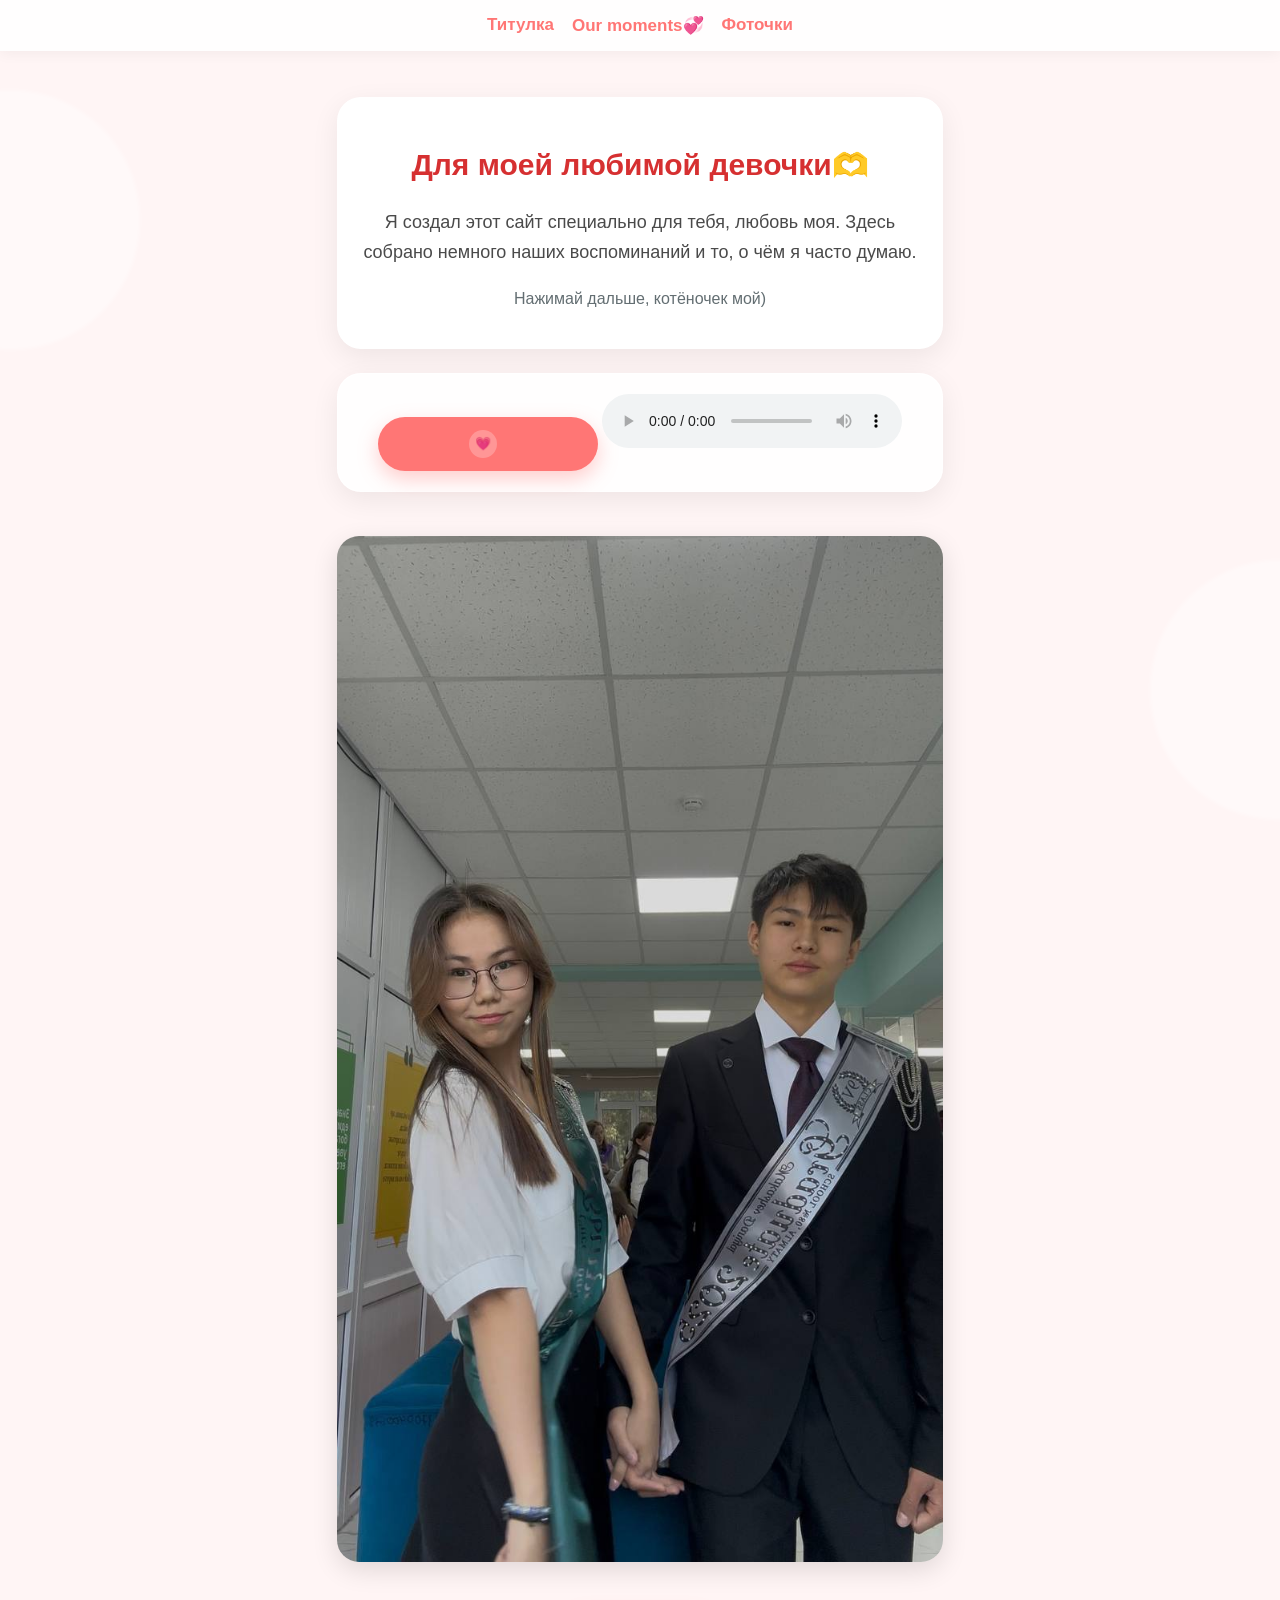
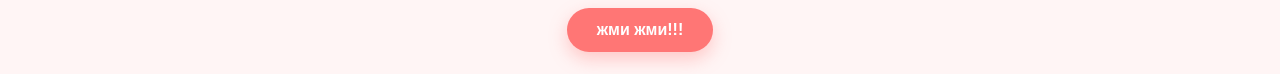
<file: index.html>
<!DOCTYPE html>
<html lang="ru">
<head>
    <meta charset="UTF-8">
    <meta name="viewport" content="width=device-width, initial-scale=1.0">
    <title>Для моей дурочки💗</title>
    <link rel="stylesheet" href="styles.css">
</head>
<body>
    <header>
        <nav>
            <a href="index.html">Титулка</a>
            <a href="story.html">Our moments💞</a>
            <a href="image.html">Фоточки</a>
        </nav>
    </header>

    <main class="container">
        <section class="intro-card reveal">
            <h1>Для моей любимой девочки🫶</h1>
            <p>Я создал этот сайт специально для тебя, любовь моя. Здесь собрано немного наших воспоминаний и то, о чём я часто думаю.</p>
            <p class="small-note">Нажимай дальше, котёночек мой)</p>
        </section>

        <section class="music-card reveal delay-1">

            <button class="music-btn" id="musicBtn" type="button">
                <span class="music-icon">💗</span>
                <span id="musicText"></span>
            </button>

            <audio id="loveMusic" src="./music/music.mp3" preload="auto" controls></audio>
        </section>

        <img class="main-photo reveal delay-2" src="images/photo1.jpg" alt="Наше фото">

        <div class="reveal delay-3">
            <a href="story.html" class="btn">жми жми!!!</a>
        </div>
    </main>

    <script src="script.js"></script>
</body>
</html>
</file>
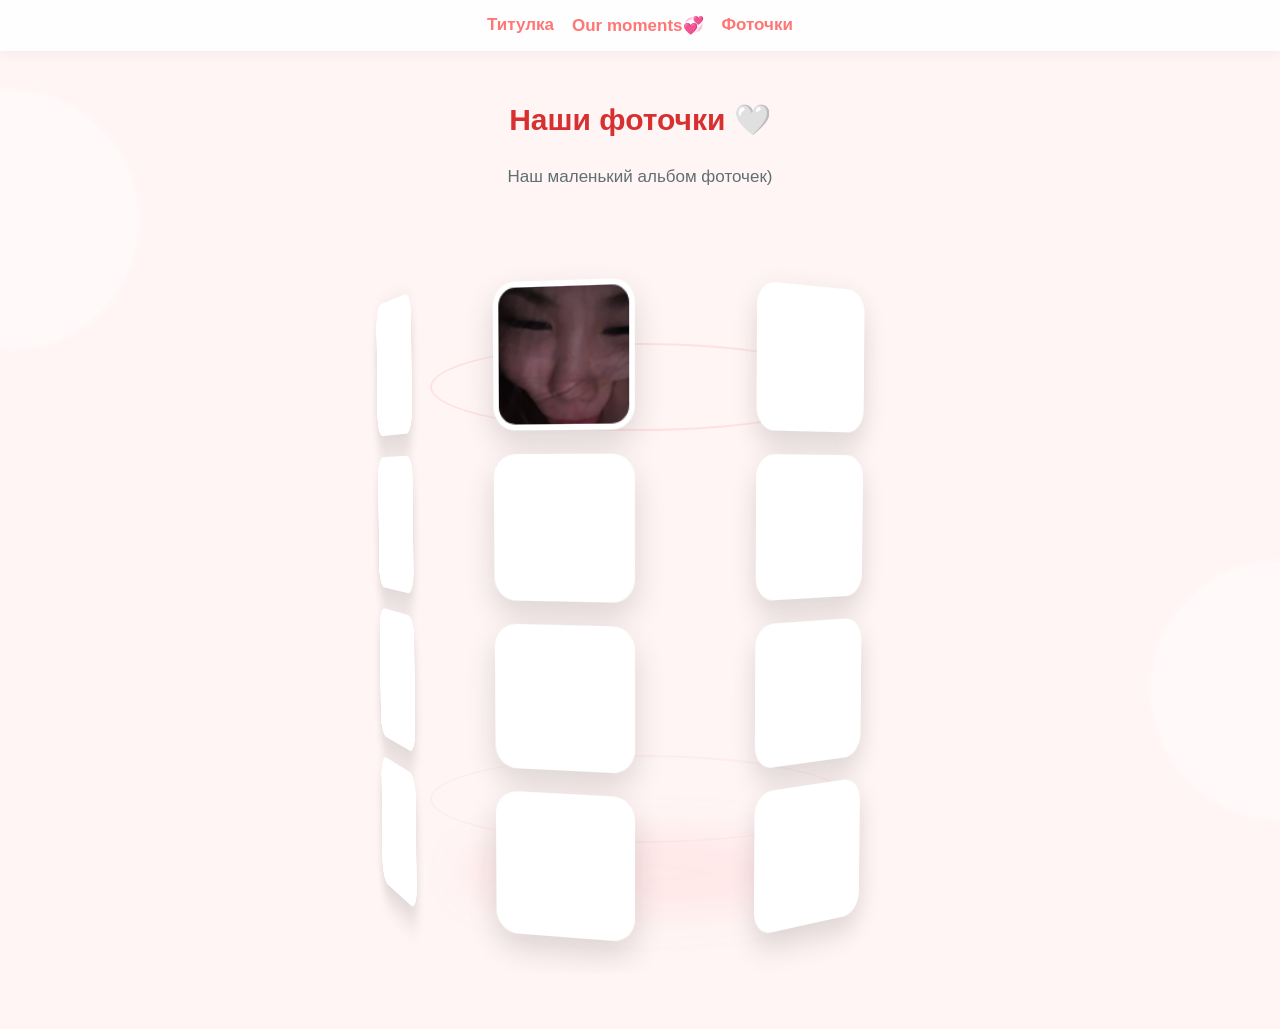
<file: image.html>
<!DOCTYPE html>
<html lang="ru">
<head>
    <meta charset="UTF-8">
    <meta name="viewport" content="width=device-width, initial-scale=1.0">
    <title></title>
    <link rel="stylesheet" href="styles.css">
</head>
<body>
    <header>
        <nav>
            <a href="index.html">Титулка</a>
            <a href="story.html">Our moments💞</a>
            <a href="image.html">Фоточки</a>
        </nav>
    </header>

    <main class="container">
        <section class="gallery-hero reveal">
            <h1>Наши фоточки 🤍</h1>
            <p class="gallery-subtitle">
                Наш маленький альбом фоточек)
            </p>
        </section>

        <section class="cylinder-gallery reveal delay-1">
            

            <div class="scene" id="scene">
                <div class="cylinder-shell top-shell"></div>
                <div class="cylinder-shell bottom-shell"></div>

                <div class="cylinder-stage">
                    <div class="cylinder" id="cylinder"></div>
                </div>
            </div>
        </section>

       
    </main>

    <script>
        const cylinder = document.getElementById('cylinder');
        const scene = document.getElementById('scene');

        const startNumber = 10;
        const totalPhotos = 28;

        const rows = 4; // 4 ряда
        const columns = Math.ceil(totalPhotos / rows); // 7 колонок

        let rotationY = -20;
        let isDragging = false;
        let startX = 0;
        let startRotation = 0;
        let autoSpin = true;

        function createPhotos() {
            cylinder.innerHTML = "";

            const isMobile = window.innerWidth <= 520;
            const cardSize = isMobile ? 92 : 125;
            const radius = isMobile ? 150 : 250;
            const verticalGap = isMobile ? 108 : 145;

            const angleStep = 360 / columns;
            const rowOffsets = [];

            for (let r = 0; r < rows; r++) {
                const centerOffset = (rows - 1) / 2;
                rowOffsets.push((r - centerOffset) * verticalGap);
            }

            for (let i = 0; i < totalPhotos; i++) {
                const photoNumber = startNumber + i;
                const col = Math.floor(i / rows);
                const row = i % rows;

                const angle = col * angleStep;
                const y = rowOffsets[row];

                const tile = document.createElement('div');
                tile.className = 'photo-tile';
                tile.style.width = cardSize + 'px';
                tile.style.height = cardSize + 'px';
                tile.style.transform = `
                    rotateY(${angle}deg)
                    translateZ(${radius}px)
                    translateY(${y}px)
                `;

                tile.innerHTML = `
                    <img src="images/image${photoNumber}.jpg" alt="Фоточка ${photoNumber}">
                `;

                cylinder.appendChild(tile);
            }

            applyRotation();
        }

        function applyRotation() {
            cylinder.style.transform = `rotateX(-4deg) rotateY(${rotationY}deg)`;
        }

        function pointerDown(clientX) {
            isDragging = true;
            autoSpin = false;
            startX = clientX;
            startRotation = rotationY;
            cylinder.classList.add('dragging');
        }

        function pointerMove(clientX) {
            if (!isDragging) return;
            const dx = clientX - startX;
            rotationY = startRotation + dx * 0.35;
            applyRotation();
        }

        function pointerUp() {
            isDragging = false;
            cylinder.classList.remove('dragging');
            setTimeout(() => {
                autoSpin = true;
            }, 1800);
        }

        scene.addEventListener('mousedown', (e) => {
            pointerDown(e.clientX);
        });

        window.addEventListener('mousemove', (e) => {
            pointerMove(e.clientX);
        });

        window.addEventListener('mouseup', pointerUp);

        scene.addEventListener('touchstart', (e) => {
            if (e.touches.length > 0) {
                pointerDown(e.touches[0].clientX);
            }
        }, { passive: true });

        window.addEventListener('touchmove', (e) => {
            if (e.touches.length > 0) {
                pointerMove(e.touches[0].clientX);
            }
        }, { passive: true });

        window.addEventListener('touchend', pointerUp);

        function animate() {
            if (autoSpin && !isDragging) {
                rotationY += 0.12;
                applyRotation();
            }
            requestAnimationFrame(animate);
        }

        window.addEventListener('resize', createPhotos);

        createPhotos();
        animate();
    </script>
</body>
</html>
</file>
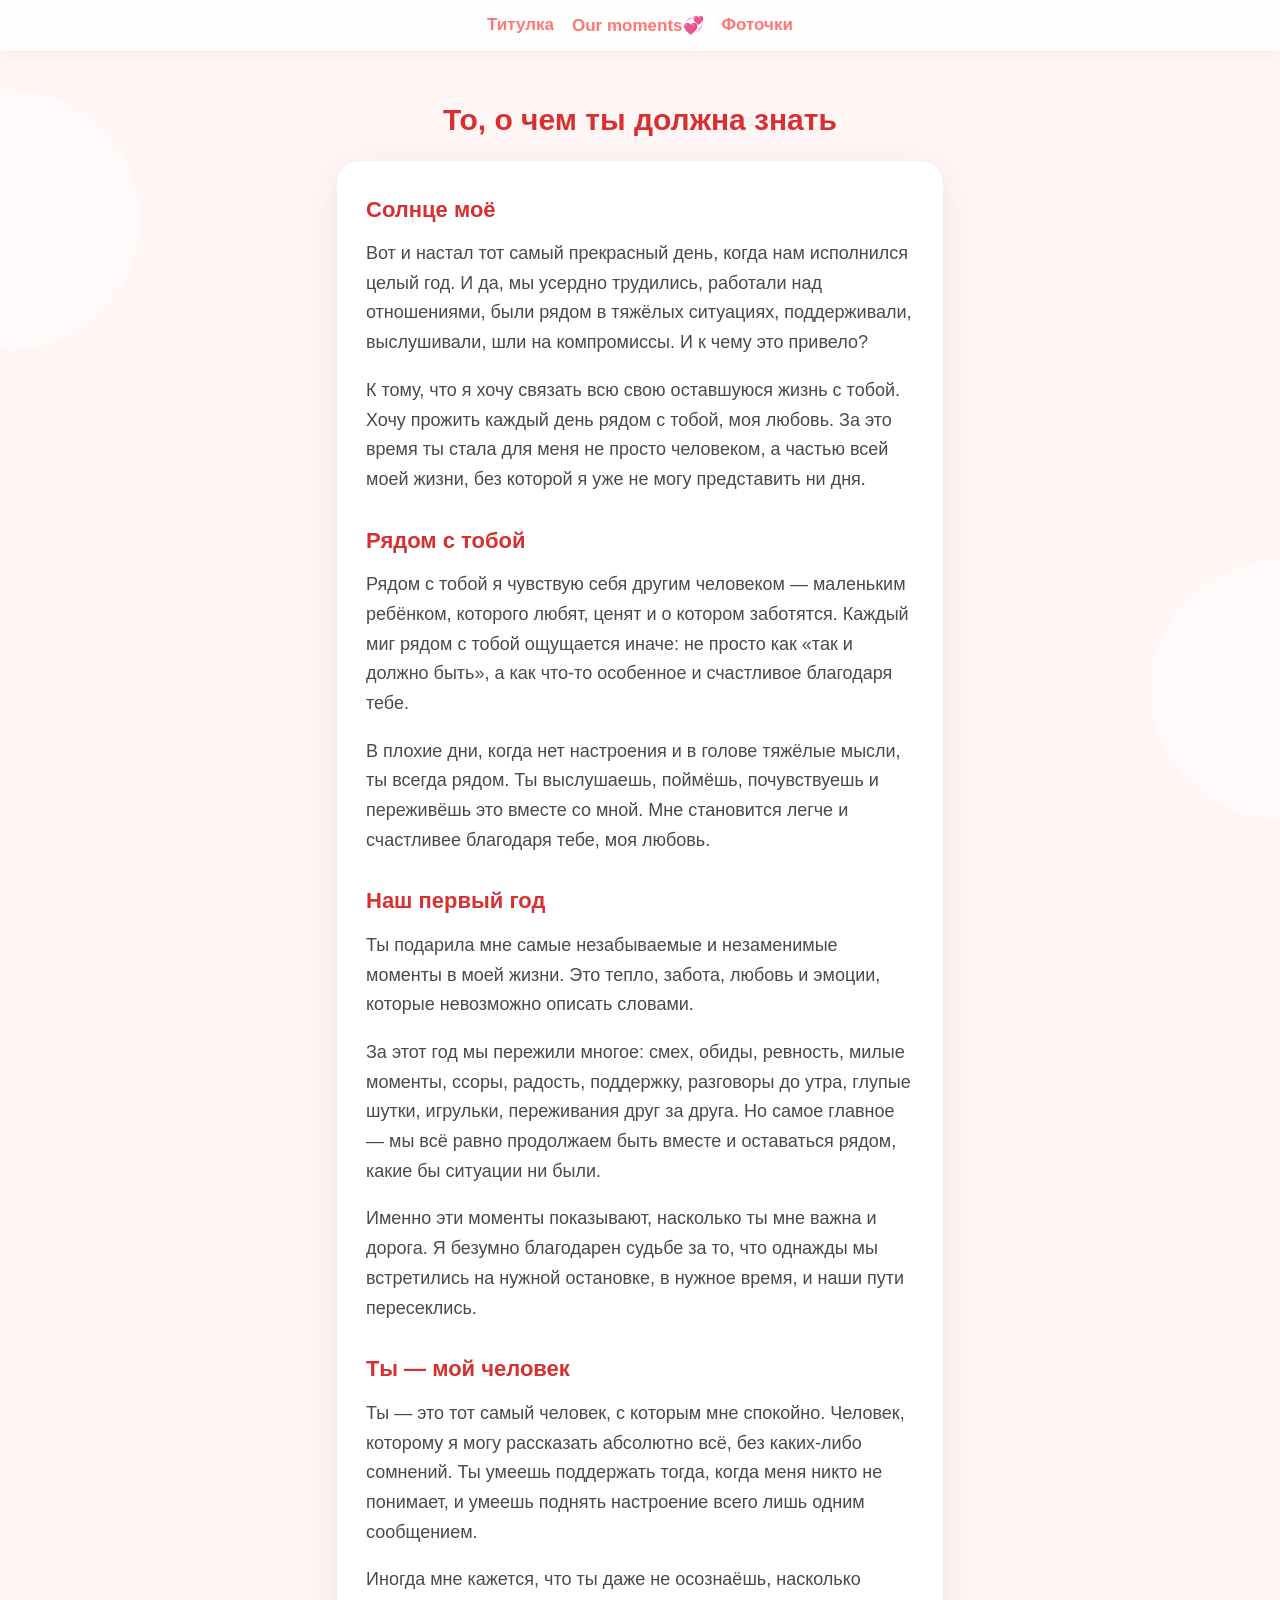
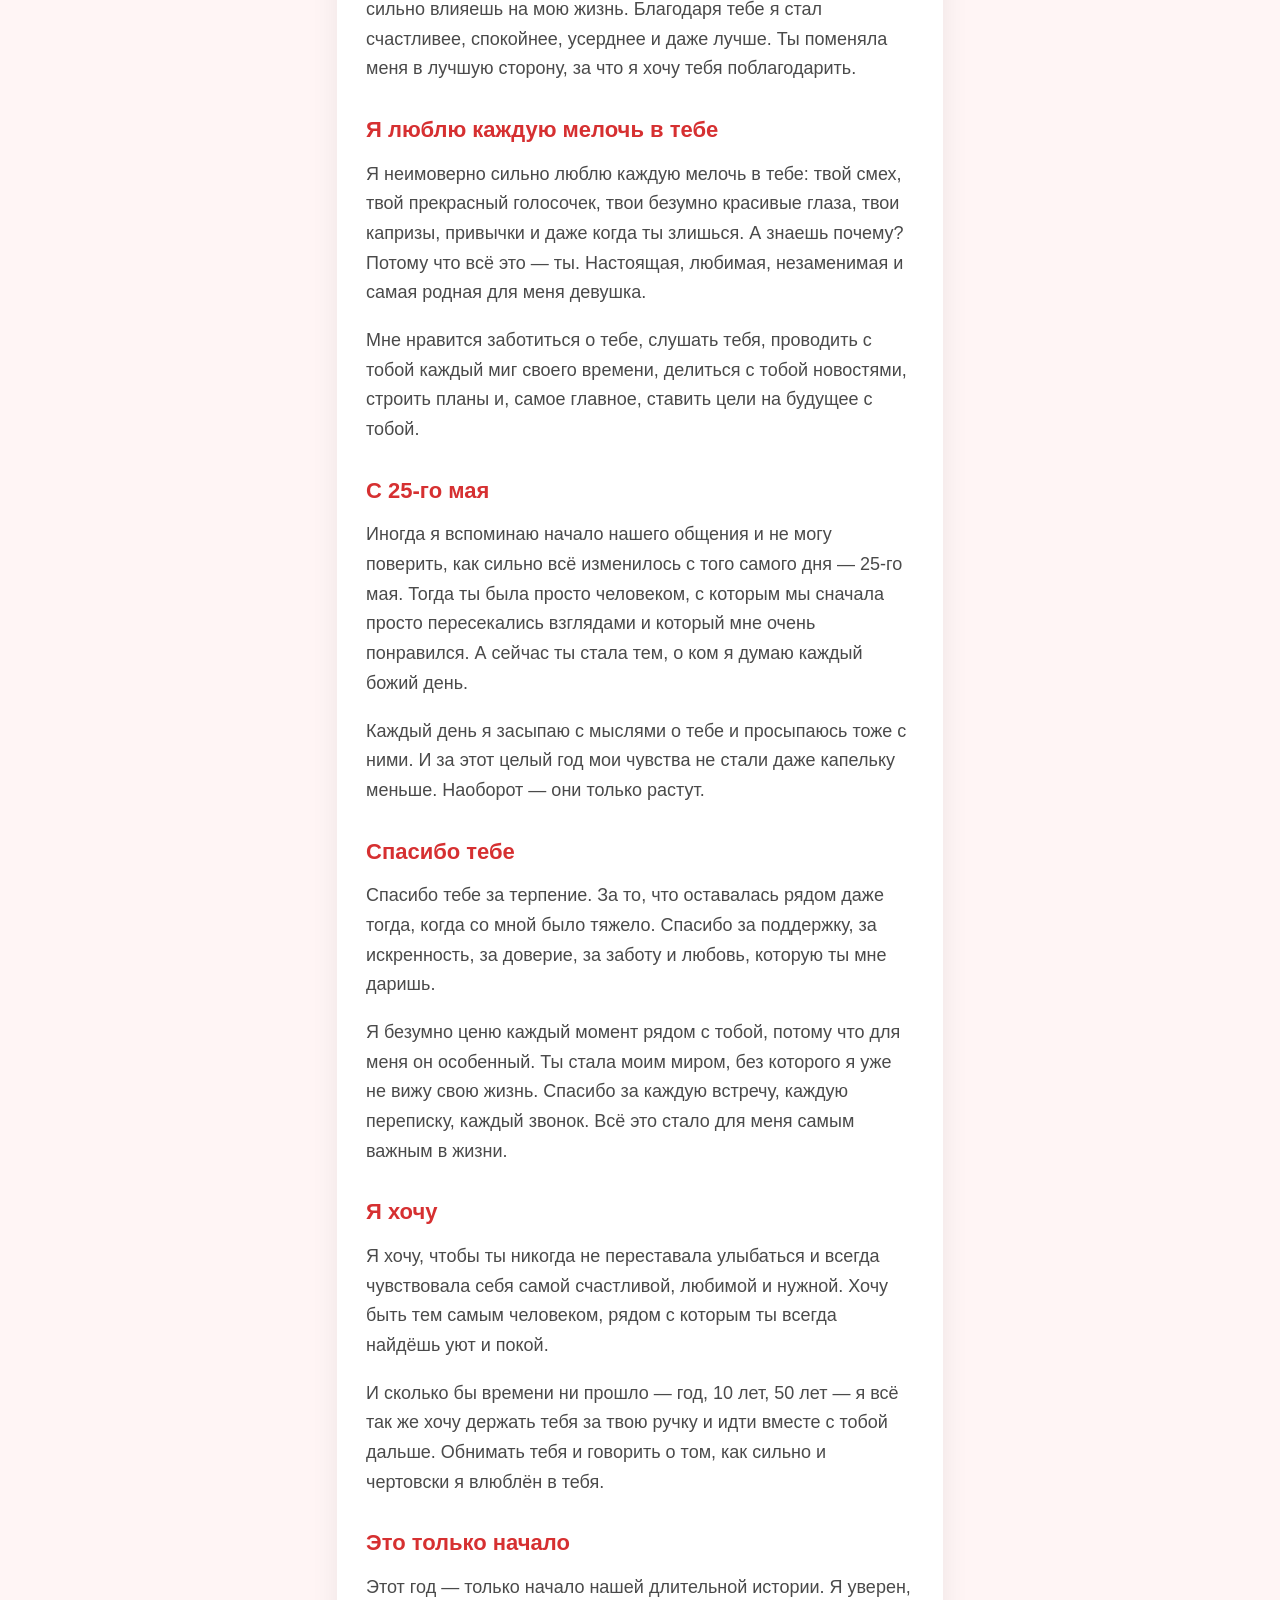
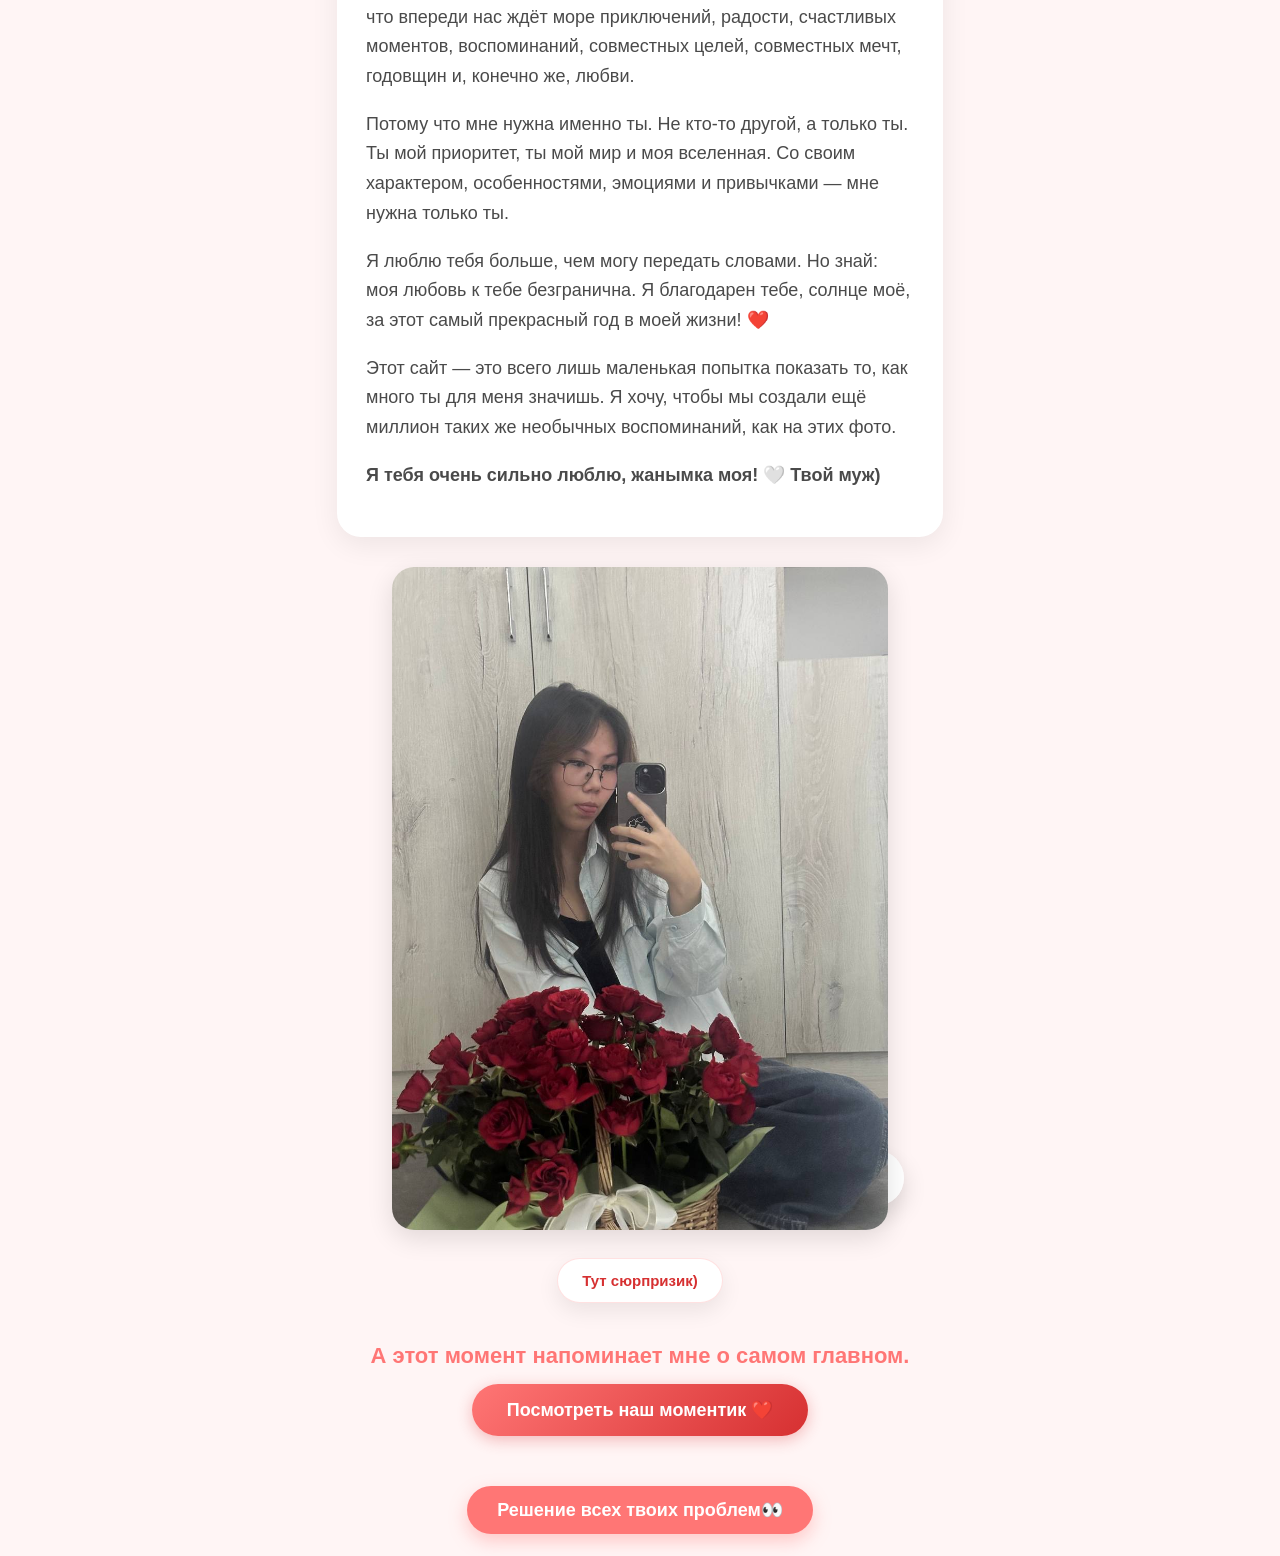
<file: letter.html>
<!DOCTYPE html>
<html lang="ru">
<head>
    <meta charset="UTF-8">
    <meta name="viewport" content="width=device-width, initial-scale=1.0">
    <title>Моё письмо для тебя 🤍</title>
    <link rel="stylesheet" href="styles.css">
</head>
<body>
    <header>
        <nav>
            <a href="index.html">Титулка</a>
            <a href="story.html">Our moments💞</a>
            <a href="image.html">Фоточки</a>
        </nav>
    </header>

    <main class="container">
        <h1 class="reveal">То, о чем ты должна знать</h1>

        <article class="letter-box reveal delay-1">
            <h2>Солнце моё</h2>
            <p>Вот и настал тот самый прекрасный день, когда нам исполнился целый год. И да, мы усердно трудились, работали над отношениями, были рядом в тяжёлых ситуациях, поддерживали, выслушивали, шли на компромиссы. И к чему это привело?</p>
            <p>К тому, что я хочу связать всю свою оставшуюся жизнь с тобой. Хочу прожить каждый день рядом с тобой, моя любовь. За это время ты стала для меня не просто человеком, а частью всей моей жизни, без которой я уже не могу представить ни дня.</p>

            <h2>Рядом с тобой</h2>
            <p>Рядом с тобой я чувствую себя другим человеком — маленьким ребёнком, которого любят, ценят и о котором заботятся. Каждый миг рядом с тобой ощущается иначе: не просто как «так и должно быть», а как что-то особенное и счастливое благодаря тебе.</p>
            <p>В плохие дни, когда нет настроения и в голове тяжёлые мысли, ты всегда рядом. Ты выслушаешь, поймёшь, почувствуешь и переживёшь это вместе со мной. Мне становится легче и счастливее благодаря тебе, моя любовь.</p>

            <h2>Наш первый год</h2>
            <p>Ты подарила мне самые незабываемые и незаменимые моменты в моей жизни. Это тепло, забота, любовь и эмоции, которые невозможно описать словами.</p>
            <p>За этот год мы пережили многое: смех, обиды, ревность, милые моменты, ссоры, радость, поддержку, разговоры до утра, глупые шутки, игрульки, переживания друг за друга. Но самое главное — мы всё равно продолжаем быть вместе и оставаться рядом, какие бы ситуации ни были.</p>
            <p>Именно эти моменты показывают, насколько ты мне важна и дорога. Я безумно благодарен судьбе за то, что однажды мы встретились на нужной остановке, в нужное время, и наши пути пересеклись.</p>

            <h2>Ты — мой человек</h2>
            <p>Ты — это тот самый человек, с которым мне спокойно. Человек, которому я могу рассказать абсолютно всё, без каких-либо сомнений. Ты умеешь поддержать тогда, когда меня никто не понимает, и умеешь поднять настроение всего лишь одним сообщением.</p>
            <p>Иногда мне кажется, что ты даже не осознаёшь, насколько сильно влияешь на мою жизнь. Благодаря тебе я стал счастливее, спокойнее, усерднее и даже лучше. Ты поменяла меня в лучшую сторону, за что я хочу тебя поблагодарить.</p>

            <h2>Я люблю каждую мелочь в тебе</h2>
            <p>Я неимоверно сильно люблю каждую мелочь в тебе: твой смех, твой прекрасный голосочек, твои безумно красивые глаза, твои капризы, привычки и даже когда ты злишься. А знаешь почему? Потому что всё это — ты. Настоящая, любимая, незаменимая и самая родная для меня девушка.</p>
            <p>Мне нравится заботиться о тебе, слушать тебя, проводить с тобой каждый миг своего времени, делиться с тобой новостями, строить планы и, самое главное, ставить цели на будущее с тобой.</p>

            <h2>С 25-го мая</h2>
            <p>Иногда я вспоминаю начало нашего общения и не могу поверить, как сильно всё изменилось с того самого дня — 25-го мая. Тогда ты была просто человеком, с которым мы сначала просто пересекались взглядами и который мне очень понравился. А сейчас ты стала тем, о ком я думаю каждый божий день.</p>
            <p>Каждый день я засыпаю с мыслями о тебе и просыпаюсь тоже с ними. И за этот целый год мои чувства не стали даже капельку меньше. Наоборот — они только растут.</p>

            <h2>Спасибо тебе</h2>
            <p>Спасибо тебе за терпение. За то, что оставалась рядом даже тогда, когда со мной было тяжело. Спасибо за поддержку, за искренность, за доверие, за заботу и любовь, которую ты мне даришь.</p>
            <p>Я безумно ценю каждый момент рядом с тобой, потому что для меня он особенный. Ты стала моим миром, без которого я уже не вижу свою жизнь. Спасибо за каждую встречу, каждую переписку, каждый звонок. Всё это стало для меня самым важным в жизни.</p>

            <h2>Я хочу</h2>
            <p>Я хочу, чтобы ты никогда не переставала улыбаться и всегда чувствовала себя самой счастливой, любимой и нужной. Хочу быть тем самым человеком, рядом с которым ты всегда найдёшь уют и покой.</p>
            <p>И сколько бы времени ни прошло — год, 10 лет, 50 лет — я всё так же хочу держать тебя за твою ручку и идти вместе с тобой дальше. Обнимать тебя и говорить о том, как сильно и чертовски я влюблён в тебя.</p>

            <h2>Это только начало</h2>
            <p>Этот год — только начало нашей длительной истории. Я уверен, что впереди нас ждёт море приключений, радости, счастливых моментов, воспоминаний, совместных целей, совместных мечт, годовщин и, конечно же, любви.</p>
            <p>Потому что мне нужна именно ты. Не кто-то другой, а только ты. Ты мой приоритет, ты мой мир и моя вселенная. Со своим характером, особенностями, эмоциями и привычками — мне нужна только ты.</p>
            <p>Я люблю тебя больше, чем могу передать словами. Но знай: моя любовь к тебе безгранична. Я благодарен тебе, солнце моё, за этот самый прекрасный год в моей жизни! ❤️</p>

            <p>Этот сайт — это всего лишь маленькая попытка показать то, как много ты для меня значишь. Я хочу, чтобы мы создали ещё миллион таких же необычных воспоминаний, как на этих фото.</p>
            <p><strong>Я тебя очень сильно люблю, жанымка моя! 🤍 Твой муж)</strong></p>
        </article>

        <section class="final-memory reveal delay-2" aria-label="Последнее фото с секретом">
            <div class="final-photo-wrap">
                <img class="final-photo" src="images/photo6.jpg" alt="Мы">
                <button class="secret-heart secret-peek" aria-label="Открыть секретное сообщение" title="">♡</button>
            </div>

            <div class="secret-card">
                <p><strong>Тайная кнопочка</strong></p>
                <p>Я просто хотел тебе ещё раз сказать, что я безумно сильно люблю тебя, это нельзя описать словами. И если ты нашла это, то тебе от меня любое желание😇.</p>
            </div>
        </section>
        <section class="cat-secret-zone reveal delay-3">
            <button class="cat-secret-btn" id="catSecretBtn" type="button">
                Тут сюрпризик)
            </button>

            <div class="cat-secret-card" id="catSecretCard" aria-hidden="true">
                <img src="images/cat-secret.png" alt="Котик">
                <p>как вы могли про меня забыть, твари</p>
            </div>
        </section>

       <!-- Стопроцентно рабочая кнопка на видео с Гугл Диска -->
        <section class="final-movie-zone reveal delay-4" style="margin-top: 40px; margin-bottom: 30px; text-align: center;">
            <h2 style="color: #ff7675; font-size: 22px; margin-bottom: 15px;">А этот момент напоминает мне о самом главном.</h2>
            <a href="https://drive.google.com/file/d/1SrN5khdSCs9kGe_mzK0sy9Piicw9Z8Tg/view?usp=drivesdk" target="_blank" style="display: inline-block; background: linear-gradient(135deg, #ff7675, #d63031); color: white; padding: 15px 35px; border-radius: 30px; text-decoration: none; font-weight: bold; font-size: 18px; box-shadow: 0 4px 15px rgba(214, 48, 49, 0.3); transition: transform 0.2s;">
                Посмотреть наш моментик ❤️
            </a>
        </section>

<a href="https://t.me/dakka667" class="btn-tg reveal delay-4">Решение всех твоих проблем👀</a>
    </main>

    <script src="script.js"></script>
</body>
</html>
</file>
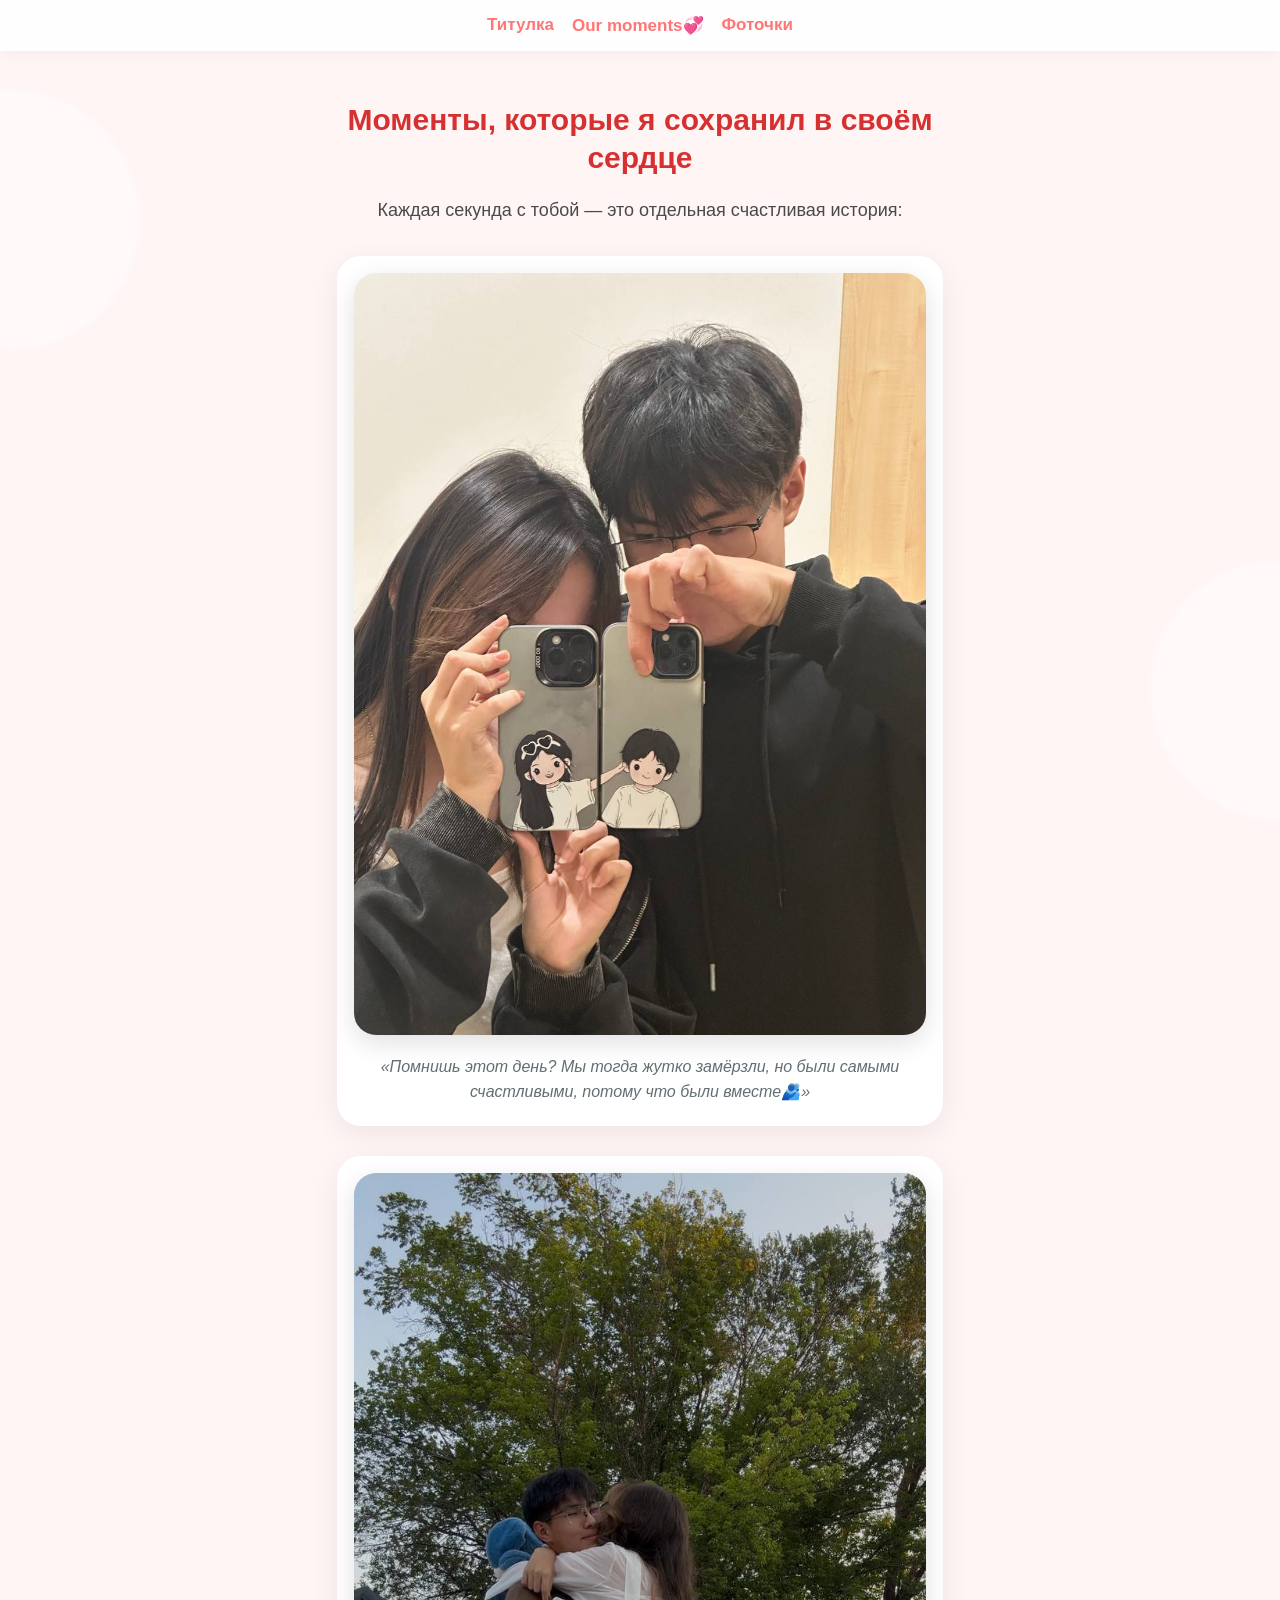
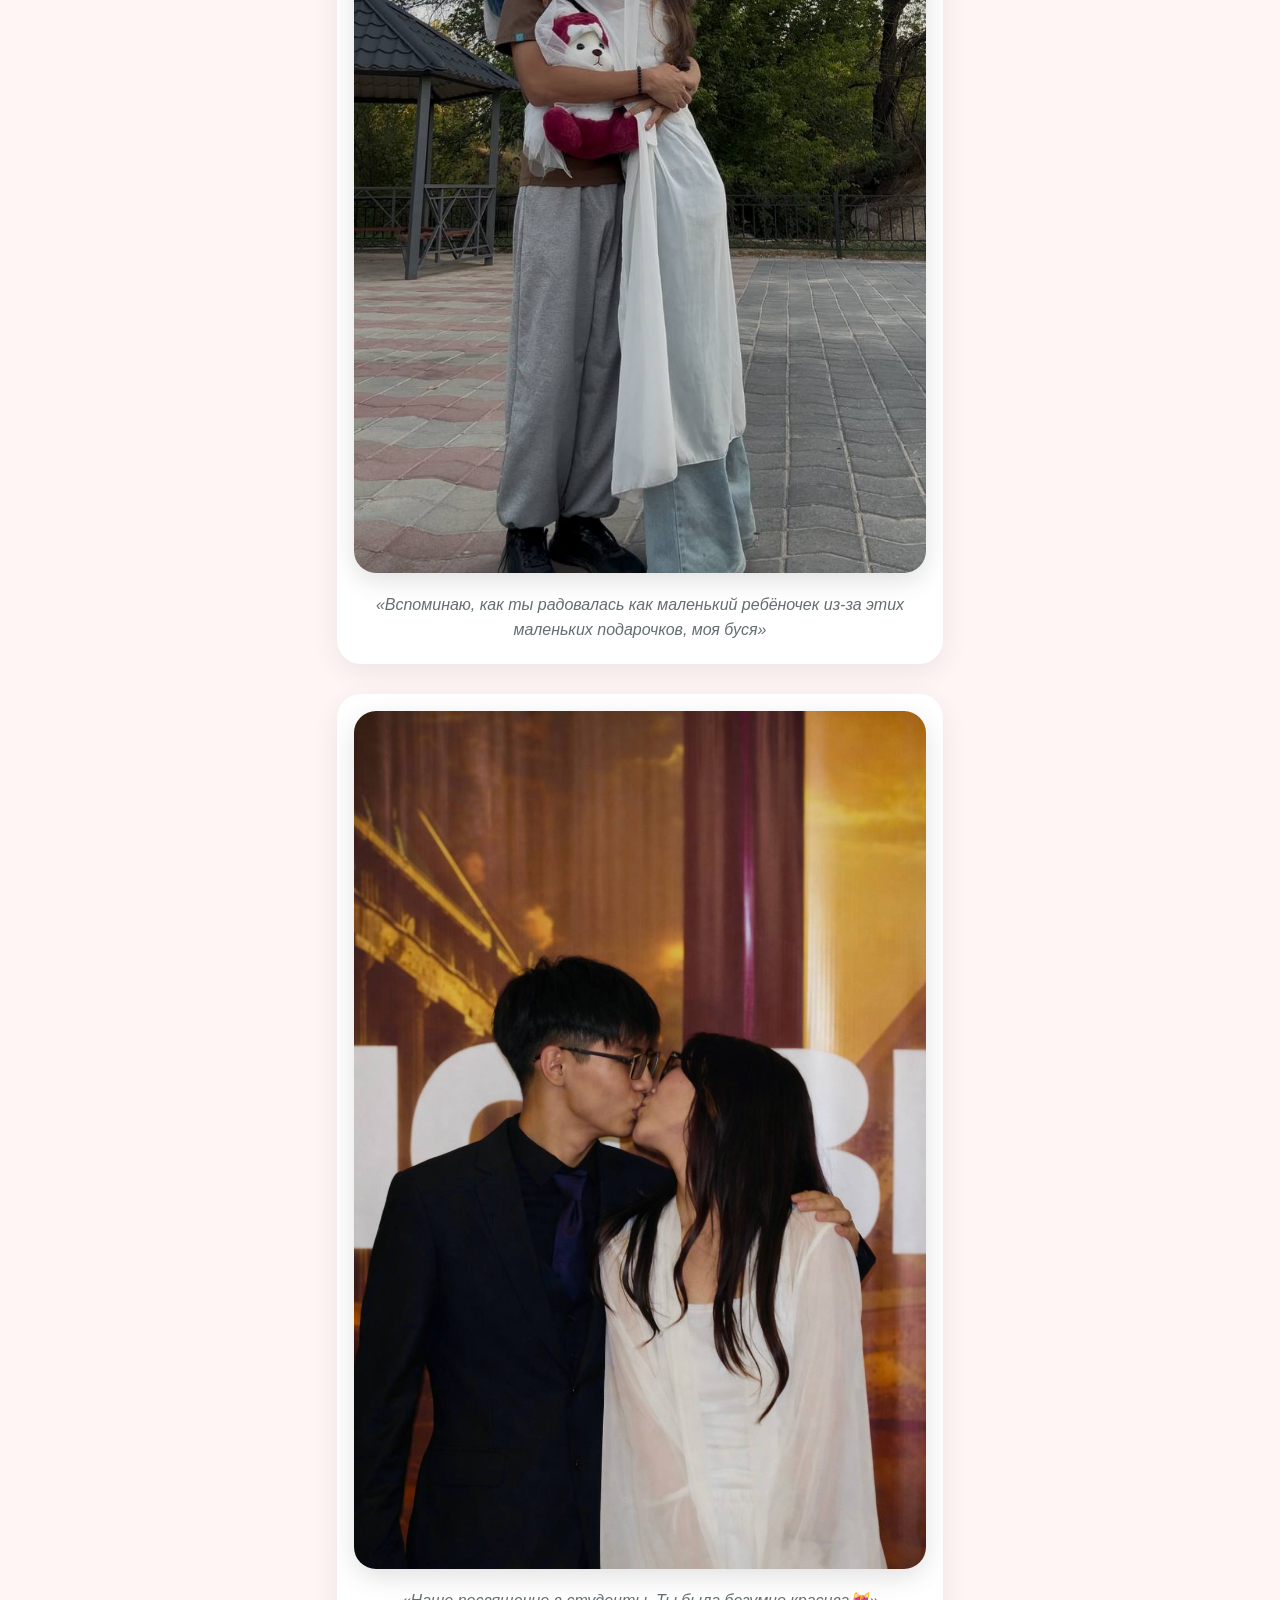
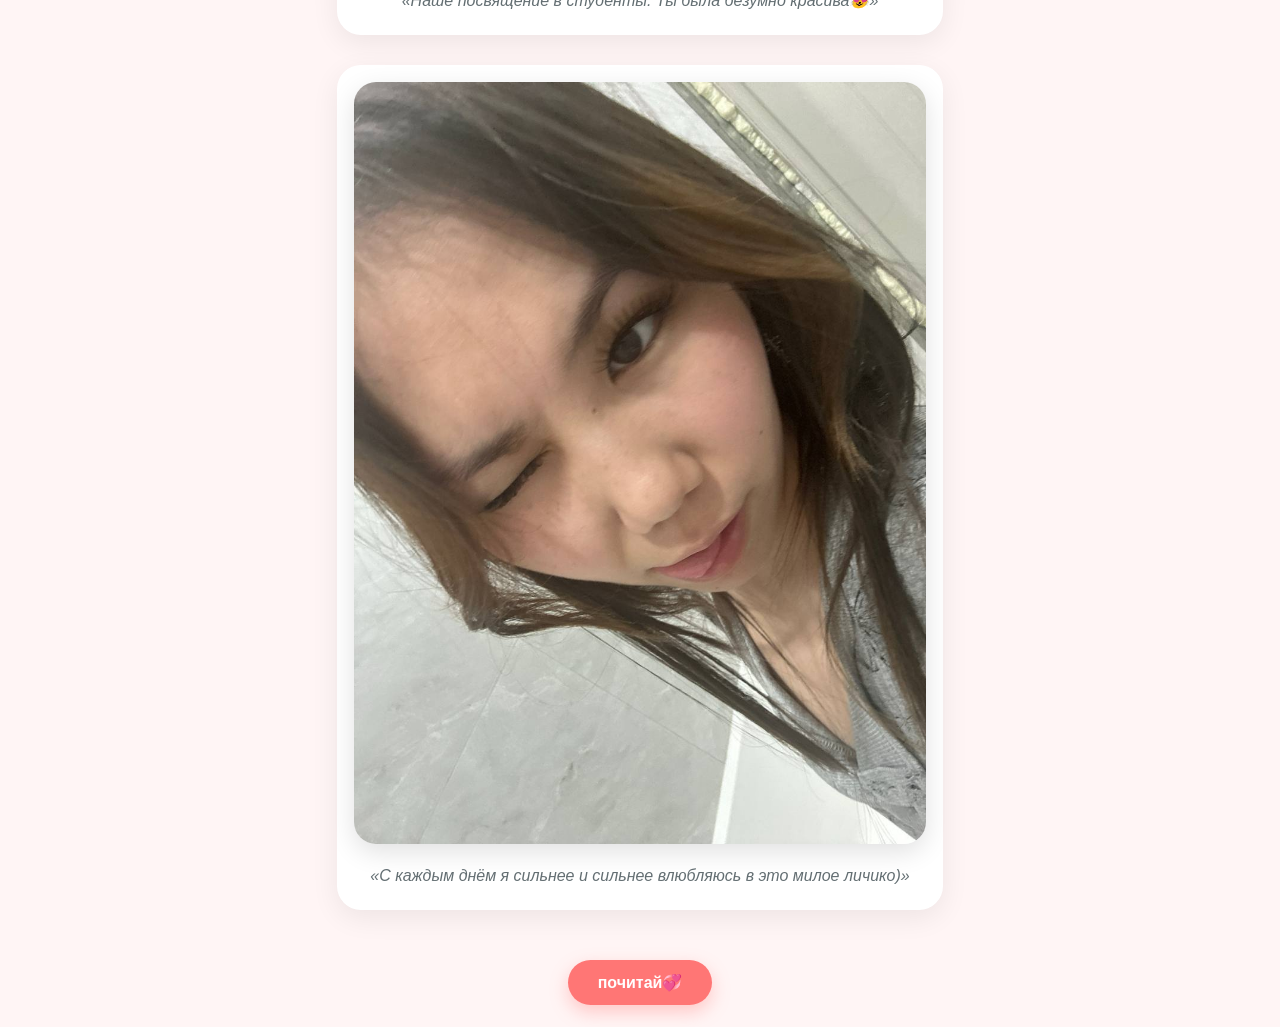
<file: story.html>
<!DOCTYPE html>
<html lang="ru">
<head>
    <meta charset="UTF-8">
    <meta name="viewport" content="width=device-width, initial-scale=1.0">
    <title>Наша история </title>
    <link rel="stylesheet" href="styles.css">
</head>
<body>
    <header>
        <nav>
            <a href="index.html">Титулка</a>
            <a href="story.html">Our moments💞</a>
            <a href="image.html">Фоточки</a>
        </nav>
    </header>

    <main class="container">
        <h1 class="reveal">Моменты, которые я сохранил в своём сердце </h1>
        <p class="reveal delay-1">Каждая секунда с тобой — это отдельная счастливая история:</p>

        <section class="story-card reveal delay-2">
           
            <img class="story-photo" src="images/photo2.jpg" alt="Воспоминание 1">
            <p class="story-text">«Помнишь этот день? Мы тогда жутко замёрзли, но были самыми счастливыми, потому что были вместе🫂»</p>
        </section>

        <section class="story-card reveal delay-3">
            
            <img class="story-photo" src="images/photo3.jpg" alt="Воспоминание 2">
            <p class="story-text">«Вспоминаю, как ты радовалась как маленький ребёночек из-за этих маленьких подарочков, моя буся»</p>
        </section>

        <section class="story-card reveal delay-4">
            
            <img class="story-photo" src="images/photo4.jpg" alt="Воспоминание 3">
            <p class="story-text">«Наше посвящение в студенты. Ты была безумно красива😻»</p>
        </section>

        <section class="story-card reveal delay-5">
           
            <img class="story-photo" src="images/photo5.jpg" alt="Воспоминание 4">
            <p class="story-text">«С каждым днём я сильнее и сильнее влюбляюсь в это милое личико)»</p>
        </section>

        <a href="letter.html" class="btn reveal delay-5">почитай💞</a>
    </main>

    <script src="script.js"></script>
</body>
</html>
</file>
<file: styles.css>
:root {
    --bg: #fff5f5;
    --card: #ffffff;
    --text: #4a4a4a;
    --muted: #636e72;
    --accent: #ff7675;
    --accent-dark: #d63031;
    --soft: rgba(255, 118, 117, 0.18);
}

* { box-sizing: border-box; }
html { scroll-behavior: smooth; }
body {
    font-family: 'Segoe UI', Tahoma, Geneva, Verdana, sans-serif;
    background-color: var(--bg);
    color: var(--text);
    margin: 0;
    padding: 0;
    min-height: 100vh;
    display: flex;
    flex-direction: column;
    align-items: center;
    overflow-x: hidden;
}

body::before, body::after {
    content: "";
    position: fixed;
    width: 260px;
    height: 260px;
    border-radius: 50%;
    background: rgba(255, 255, 255, 0.45);
    pointer-events: none;
    z-index: -1;
    filter: blur(2px);
}
body::before { top: 90px; left: -120px; }
body::after { bottom: 80px; right: -130px; }

header {
    width: 100%;
    background-color: rgba(255, 255, 255, 0.88);
    backdrop-filter: blur(10px);
    box-shadow: 0 2px 14px rgba(0,0,0,0.05);
    padding: 15px 0;
    text-align: center;
    position: sticky;
    top: 0;
    z-index: 10;
}
nav {
    display: flex;
    justify-content: center;
    gap: 18px;
    flex-wrap: wrap;
    padding: 0 10px;
}
nav a {
    text-decoration: none;
    color: var(--accent);
    font-weight: 700;
    font-size: 17px;
    transition: color .25s ease, transform .25s ease;
}
nav a:hover { color: var(--accent-dark); transform: translateY(-1px); }

.container {
    max-width: 650px;
    width: 100%;
    padding: 22px;
    text-align: center;
}

h1 {
    color: var(--accent-dark);
    font-size: 30px;
    margin-top: 28px;
    line-height: 1.25;
}

p { font-size: 18px; line-height: 1.65; }
.small-note { color: var(--muted); font-size: 16px; }

.main-photo, .story-photo, .final-photo {
    max-width: 100%;
    height: auto;
    border-radius: 22px;
    box-shadow: 0 8px 26px rgba(0,0,0,0.12);
    transition: transform .35s ease, box-shadow .35s ease;
}
.main-photo:hover, .story-photo:hover, .final-photo:hover {
    transform: scale(1.018);
    box-shadow: 0 12px 34px rgba(0,0,0,0.16);
}
.main-photo { margin: 22px 0; }
.final-photo { width: 100%; margin: 0; position: relative; z-index: 2; }

.btn, .btn-tg {
    display: inline-block;
    color: white;
    padding: 13px 30px;
    text-decoration: none;
    border-radius: 999px;
    font-weight: 800;
    margin-top: 20px;
    border: none;
    cursor: pointer;
    transition: transform .25s ease, box-shadow .25s ease, background-color .25s ease;
}
.btn {
    background-color: var(--accent);
    box-shadow: 0 7px 18px rgba(255, 118, 117, 0.36);
}
.btn:hover { background-color: var(--accent-dark); transform: translateY(-2px); }
.btn-tg {
    background-color: #ff7675;
    box-shadow: 0 7px 18px rgba(255, 118, 117, 0.36);
    font-size: 18px;
}
.btn-tg:hover { background-color: var(--accent-dark); transform: translateY(-2px); }

.story-card, .letter-box, .secret-card, .intro-card {
    background-color: var(--card);
    border-radius: 24px;
    box-shadow: 0 8px 28px rgba(0,0,0,0.07);
    border: 1px solid rgba(255,255,255,0.8);
}
.intro-card { padding: 20px; margin: 24px 0; }
.story-card { padding: 16px; margin: 30px 0; }
.story-text {
    font-size: 16px;
    line-height: 1.55;
    margin: 16px 4px 4px;
    font-style: italic;
    color: var(--muted);
}
.story-title {
    margin: 4px 0 12px;
    color: var(--accent-dark);
    font-size: 18px;
}

.letter-box {
    padding: 28px;
    margin: 22px 0;
    text-align: left;
    line-height: 1.8;
    font-size: 18px;
}
.letter-box h2 {
    color: var(--accent-dark);
    font-size: 22px;
    margin: 26px 0 8px;
}
.letter-box h2:first-child { margin-top: 0; }
.letter-box p { margin: 10px 0 18px; }

.final-memory {
    margin: 30px auto 8px;
    max-width: 82%;
    text-align: center;
}
.final-photo-wrap {
    position: relative;
    display: inline-block;
    width: 100%;
}
.secret-heart {
    width: 56px;
    height: 56px;
    border-radius: 50%;
    border: 1px solid rgba(255, 255, 255, 0.88);
    background: rgba(255, 255, 255, 0.96);
    color: var(--accent-dark);
    font-size: 31px;
    cursor: pointer;
    box-shadow: 0 10px 24px rgba(0,0,0,0.14);
    transition: transform .25s ease, box-shadow .25s ease, right .25s ease;
}
.secret-peek {
    position: absolute;
    right: -16px;
    bottom: 28px;
    z-index: 1;
    animation: peekInvite 2.2s ease-in-out infinite;
}
.secret-peek::after {
    content: "";
    position: absolute;
    inset: -7px;
    border-radius: 50%;
    border: 1px solid rgba(214, 48, 49, 0.18);
    opacity: 0;
    animation: softPulse 2.2s ease-in-out infinite;
}
.secret-heart:hover {
    transform: translateX(4px) scale(1.08);
    box-shadow: 0 12px 28px rgba(214,48,49,0.22);
}
.secret-heart.open {
    z-index: 3;
    right: -8px;
}
.secret-card {
    display: none;
    margin: 18px auto 0;
    padding: 20px;
    max-width: 520px;
    color: var(--text);
    animation: softAppear .6s ease both;
}
.secret-card.show { display: block; }
.secret-card strong { color: var(--accent-dark); }

.reveal {
    opacity: 0;
    transform: translateY(18px);
    animation: revealUp .75s ease forwards;
}
.delay-1 { animation-delay: .12s; }
.delay-2 { animation-delay: .24s; }
.delay-3 { animation-delay: .36s; }
.delay-4 { animation-delay: .48s; }
.delay-5 { animation-delay: .6s; }

@keyframes revealUp {
    to { opacity: 1; transform: translateY(0); }
}
@keyframes softAppear {
    from { opacity: 0; transform: translateY(10px) scale(.98); }
    to { opacity: 1; transform: translateY(0) scale(1); }
}
@keyframes heartbeat {
    0%, 100% { transform: scale(1); }
    35% { transform: scale(1.08); }
    55% { transform: scale(1); }
}
@keyframes peekInvite {
    0%, 100% { transform: translateX(0) rotate(-4deg); }
    45% { transform: translateX(10px) rotate(4deg); }
    70% { transform: translateX(4px) rotate(0deg); }
}
@keyframes softPulse {
    0%, 100% { transform: scale(.85); opacity: 0; }
    45% { transform: scale(1.18); opacity: 1; }
    80% { transform: scale(1.3); opacity: 0; }
}


/* ===== Страница фоточек ===== */

/* =========================
   3D цилиндр с фоточками
========================= */

.gallery-hero {
    margin: 28px 0 12px;
}

.gallery-subtitle {
    color: var(--muted);
    font-size: 17px;
    margin: 0 auto 18px;
    max-width: 520px;
}

.cylinder-gallery {
    margin: 22px 0 34px;
}

.gallery-hint {
    display: inline-block;
    margin-bottom: 18px;
    padding: 10px 18px;
    border-radius: 999px;
    background: rgba(255,255,255,0.75);
    color: var(--muted);
    font-size: 15px;
    box-shadow: 0 8px 22px rgba(0,0,0,0.05);
}

.scene {
    position: relative;
    width: 100%;
    max-width: 760px;
    height: 760px;
    margin: 0 auto;
    perspective: 1600px;
    display: flex;
    align-items: center;
    justify-content: center;
    overflow: hidden;
    touch-action: none;
}

.cylinder-stage {
    position: relative;
    width: 100%;
    height: 100%;
    transform-style: preserve-3d;
    display: flex;
    align-items: center;
    justify-content: center;
}

.cylinder {
    position: relative;
    width: 0;
    height: 0;
    transform-style: preserve-3d;
    cursor: grab;
    transition: transform 0.08s linear;
}

.cylinder.dragging {
    cursor: grabbing;
}

.photo-tile {
    position: absolute;
    left: 50%;
    top: 50%;
    margin-left: -62px;
    margin-top: -62px;
    border-radius: 20px;
    overflow: hidden;
    background: #fff;
    border: 5px solid rgba(255,255,255,0.92);
    box-shadow: 0 12px 28px rgba(0,0,0,0.14);
    backface-visibility: hidden;
    transition: transform 0.25s ease, box-shadow 0.25s ease;
}

.photo-tile img {
    width: 100%;
    height: 100%;
    object-fit: cover;
    display: block;
}

.photo-tile:hover {
    box-shadow: 0 16px 34px rgba(0,0,0,0.2);
}

/* Декоративные овалы цилиндра */
.cylinder-shell {
    position: absolute;
    left: 50%;
    transform: translateX(-50%);
    width: 420px;
    height: 88px;
    border: 2px solid rgba(255, 118, 117, 0.28);
    border-radius: 50%;
    pointer-events: none;
    z-index: 0;
    background: transparent;
}

.top-shell {
    top: 130px;
    opacity: 0.55;
}

.bottom-shell {
    bottom: 130px;
    opacity: 0.24;
}

/* Немного свечения */
.scene::before {
    content: "";
    position: absolute;
    inset: auto 50% 60px 50%;
    width: 360px;
    height: 80px;
    transform: translateX(-50%);
    border-radius: 50%;
    background: rgba(255, 118, 117, 0.10);
    filter: blur(20px);
    pointer-events: none;
}

@media (max-width: 520px) {
    .gallery-subtitle {
        font-size: 15px;
        padding: 0 8px;
    }

    .gallery-hint {
        font-size: 13px;
        padding: 8px 14px;
    }

    .scene {
        height: 560px;
        max-width: 100%;
    }

    .photo-tile {
        margin-left: -46px;
        margin-top: -46px;
        border-radius: 16px;
        border-width: 4px;
    }

    .cylinder-shell {
        width: 250px;
        height: 52px;
    }

    .top-shell {
        top: 95px;
    }

    .bottom-shell {
        bottom: 95px;
    }

    .scene::before {
        width: 220px;
        height: 50px;
        bottom: 55px;
    }
}

/* =========================
   Кнопка музыки на главной
========================= */

.music-card {
    background-color: rgba(255, 255, 255, 0.88);
    border-radius: 24px;
    padding: 20px;
    margin: 22px 0;
    box-shadow: 0 8px 28px rgba(0,0,0,0.07);
    border: 1px solid rgba(255,255,255,0.85);
    text-align: center;
}

.music-title {
    margin: 0 0 4px;
    color: var(--accent-dark);
    font-size: 20px;
    font-weight: 800;
}

.music-note {
    margin: 0 0 16px;
    color: var(--muted);
    font-size: 15px;
}

.music-btn {
    display: inline-flex;
    align-items: center;
    justify-content: center;
    gap: 10px;
    min-width: 220px;
    padding: 13px 24px;
    border: none;
    border-radius: 999px;
    background-color: var(--accent);
    color: white;
    font-weight: 900;
    font-size: 16px;
    cursor: pointer;
    box-shadow: 0 8px 20px rgba(255, 118, 117, 0.36);
    transition: transform .25s ease, box-shadow .25s ease, background-color .25s ease;
}

.music-btn:hover {
    background-color: var(--accent-dark);
    transform: translateY(-2px);
    box-shadow: 0 12px 28px rgba(214, 48, 49, 0.24);
}

.music-btn.playing {
    background-color: var(--accent-dark);
}

.music-icon {
    width: 28px;
    height: 28px;
    border-radius: 50%;
    background: rgba(255,255,255,0.24);
    display: inline-flex;
    align-items: center;
    justify-content: center;
    font-size: 13px;
}

.music-btn.playing .music-icon {
    animation: musicPulse 1.4s ease-in-out infinite;
}

@keyframes musicPulse {
    0%, 100% {
        transform: scale(1);
        box-shadow: 0 0 0 rgba(255,255,255,0);
    }
    50% {
        transform: scale(1.08);
        box-shadow: 0 0 18px rgba(255,255,255,0.45);
    }
}

@media (max-width: 520px) {
    .music-card {
        padding: 18px;
        margin: 18px 0;
    }

    .music-title {
        font-size: 18px;
    }

    .music-btn {
        min-width: 200px;
        font-size: 15px;
        padding: 12px 20px;
    }
}

/* =========================
   Кнопка с котиком
========================= */

.cat-secret-zone {
    margin: 24px auto 8px;
    text-align: center;
}

.cat-secret-btn {
    display: inline-flex;
    align-items: center;
    justify-content: center;
    padding: 13px 24px;
    border: none;
    border-radius: 999px;
    background-color: #ffffff;
    color: var(--accent-dark);
    font-size: 15px;
    font-weight: 900;
    cursor: pointer;
    box-shadow: 0 8px 22px rgba(0,0,0,0.08);
    border: 1px solid rgba(255, 118, 117, 0.22);
    transition: transform .25s ease, box-shadow .25s ease, background-color .25s ease;
    animation: catBtnWiggle 2.4s ease-in-out infinite;
}

.cat-secret-btn:hover {
    transform: translateY(-2px) scale(1.03);
    box-shadow: 0 12px 28px rgba(214,48,49,0.14);
}

.cat-secret-card {
    display: none;
    max-width: 310px;
    margin: 18px auto 0;
    padding: 18px 16px;
    border-radius: 24px;
    background: #ffffff;
    box-shadow: 0 10px 30px rgba(0,0,0,0.10);
    border: 1px solid rgba(255,255,255,0.85);
    animation: catAppear .45s ease both;
}

.cat-secret-card.show {
    display: block;
}

.cat-secret-card img {
    width: 120px;
    height: auto;
    display: block;
    margin: 0 auto 12px;
    border-radius: 18px;
}

.cat-secret-card p {
    margin: 0;
    color: var(--accent-dark);
    font-size: 16px;
    font-weight: 900;
    line-height: 1.35;
}

@keyframes catAppear {
    from {
        opacity: 0;
        transform: translateY(10px) scale(.96);
    }
    to {
        opacity: 1;
        transform: translateY(0) scale(1);
    }
}

@keyframes catBtnWiggle {
    0%, 100% {
        transform: rotate(0deg);
    }
    35% {
        transform: rotate(-1.5deg);
    }
    55% {
        transform: rotate(1.5deg);
    }
    75% {
        transform: rotate(0deg);
    }
}

@media (max-width: 520px) {
    .cat-secret-btn {
        font-size: 14px;
        padding: 11px 20px;
    }

    .cat-secret-card {
        max-width: 270px;
        padding: 15px;
    }

    .cat-secret-card img {
        width: 105px;
    }

    .cat-secret-card p {
        font-size: 15px;
    }
}
</file>
